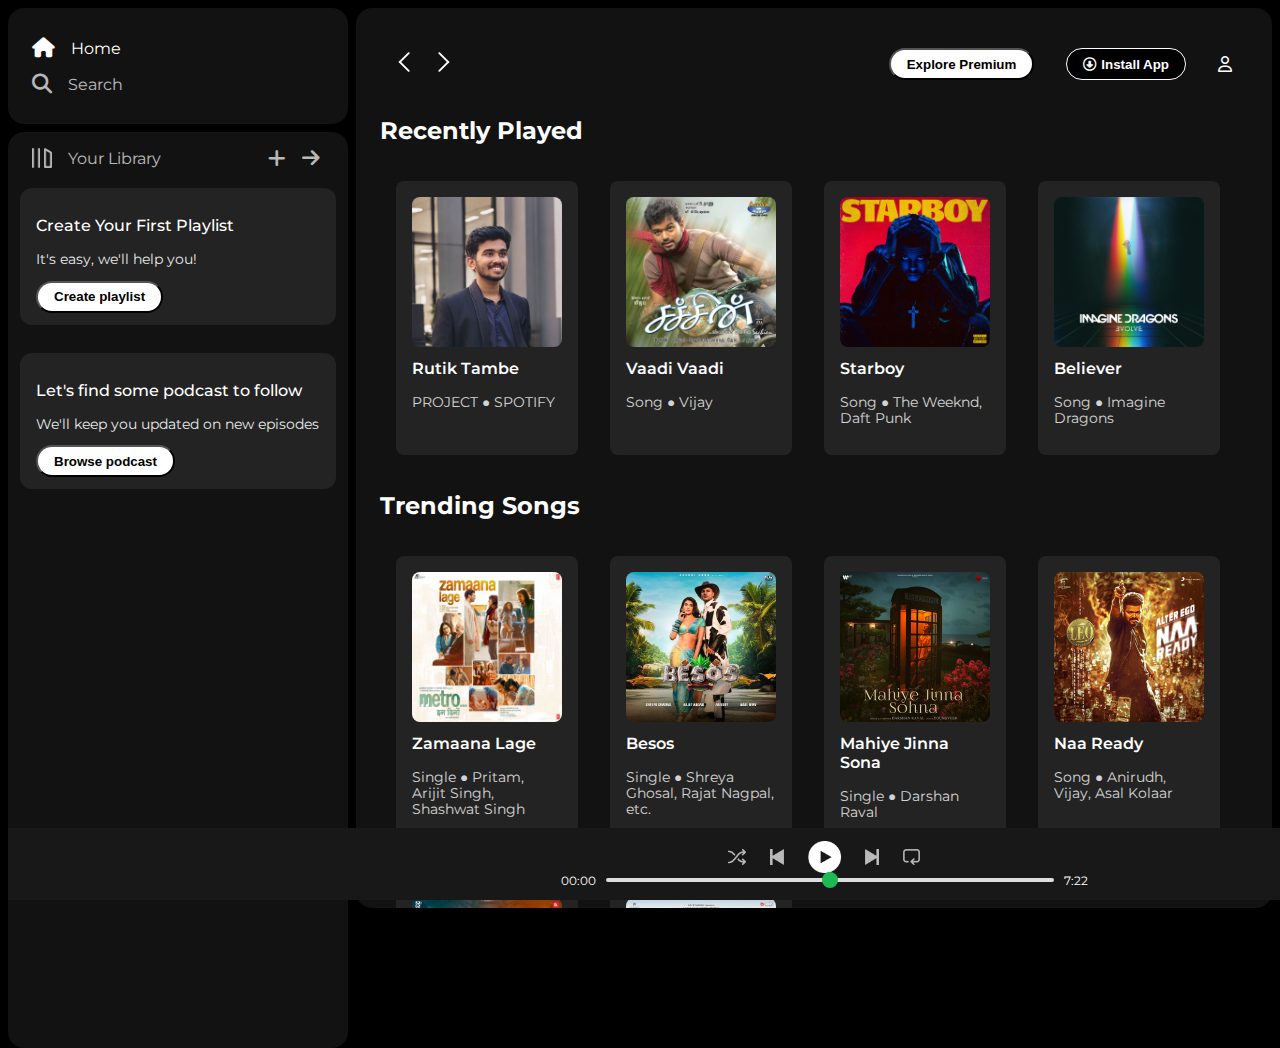
<file: index.html>
<!DOCTYPE html>
<html lang="en">
<head>
    <meta charset="UTF-8">
    <meta name="viewport" content="width=device-width, initial-scale=1.0">
    <title>Spotify - Web Player: Music for everyone</title>
    
    <link rel="icon" href="./logo.png">
    <link rel="stylesheet" href="https://cdnjs.cloudflare.com/ajax/libs/font-awesome/6.7.2/css/all.min.css" integrity="sha512-Evv84Mr4kqVGRNSgIGL/F/aIDqQb7xQ2vcrdIwxfjThSH8CSR7PBEakCr51Ck+w+/U6swU2Im1vVX0SVk9ABhg==" crossorigin="anonymous" referrerpolicy="no-referrer" />
    <link rel="preconnect" href="https://fonts.googleapis.com">
    <link rel="preconnect" href="https://fonts.gstatic.com" crossorigin>
    <link href="https://fonts.googleapis.com/css2?family=Montserrat:wght@300;400;500;600;700&display=swap" rel="stylesheet">
    <link rel="stylesheet" href="style.css">
</head>
<body>
    <div class="main">
        <div class="sidebar">
            <div class="nav">
                <div class="nav-option" style="opacity: 1;">
                    <i class="fa-solid fa-house"></i>
                    <a href="#">Home</a>
                </div>
                <div class="nav-option">
                    <i class="fa-solid fa-magnifying-glass"></i>
                    <a href="#">Search</a>
                </div>
            </div>
            <div class="library">
                <div class="options">
                    <div class="lib-option nav-option">
                        <img src="./library_icon.png">
                        <a href="#">Your Library</a>
                    </div>
                    <div class="icons">
                        <i class="fa-solid fa-plus"></i>
                        <i class="fa-solid fa-arrow-right"></i>
                    </div>
                </div>
                <div class="boxes">
                    <div class="box">
                        <p class="box-p1">Create Your First Playlist</p>
                        <p class="box-p2">It's easy, we'll help you!</p>
                        <button class="badge">Create playlist</button>
                    </div>
                    <div class="box">
                        <p class="box-p1">Let's find some podcast to follow</p>
                        <p class="box-p2">We'll keep you updated on new episodes</p>
                        <button class="badge">Browse podcast</button>
                    </div>
                </div>
            </div>
        </div>

        <div class="main-content">
            <div class="sticky-nav">
                <div class="sticky-nav-icons">
                    <img src="./backward_icon copy.png">
                    <img src="./forward_icon.png">
                </div>
                <div class="sticky-nav-options">
                    <button class="badge nav-item hide">Explore Premium</button>
                    <button class="badge nav-item dark-badge">
                        <i class="fa-regular fa-circle-down" style="margin-right: 5px;"></i>Install App
                    </button>
                    <i class="fa-regular fa-user nav-item"></i>
                </div>
            </div>

            <h2>Recently Played</h2>
            <div class="cards-container">
                <div class="card">
                    <img src="./card16img.jpeg" class="card-image">
                    <div class="play-button">
                        <i class="fa-solid fa-play"></i>
                    </div>
                    <p class="card-title">Rutik Tambe</p>
                    <p class="card-info">PROJECT ● SPOTIFY</p>
                </div>
                <div class="card">
                    <img src="./card1img.jpeg" class="card-image">
                    <div class="play-button">
                        <i class="fa-solid fa-play"></i>
                    </div>
                    <p class="card-title">Vaadi Vaadi</p>
                    <p class="card-info">Song ● Vijay</p>
                </div>
                <div class="card">
                    <img src="./card3img.jpeg" class="card-image">
                    <div class="play-button">
                        <i class="fa-solid fa-play"></i>
                    </div>
                    <p class="card-title">Starboy</p>
                    <p class="card-info">Song ● The Weeknd, Daft Punk</p>
                </div>
                <div class="card">
                    <img src="./card8img.jpeg" class="card-image">
                    <div class="play-button">
                        <i class="fa-solid fa-play"></i>
                    </div>
                    <p class="card-title">Believer</p>
                    <p class="card-info">Song ● Imagine Dragons</p>
                </div>
            </div>

            <h2>Trending Songs</h2>
            <div class="cards-container">
                <div class="card">
                    <img src="./card10img.jpeg" class="card-image">
                    <div class="play-button"><i class="fa-solid fa-play"></i></div>
                    <p class="card-title">Zamaana Lage</p>
                    <p class="card-info">Single ● Pritam, Arijit Singh, Shashwat Singh</p>
                </div>
                <div class="card">
                    <img src="./card11img.jpeg" class="card-image">
                    <div class="play-button"><i class="fa-solid fa-play"></i></div>
                    <p class="card-title">Besos</p>
                    <p class="card-info">Single ● Shreya Ghosal, Rajat Nagpal, etc.</p>
                </div>
                <div class="card">
                    <img src="./card2img.jpeg" class="card-image">
                    <div class="play-button"><i class="fa-solid fa-play"></i></div>
                    <p class="card-title">Mahiye Jinna Sona</p>
                    <p class="card-info">Single ● Darshan Raval</p>
                </div>
                <div class="card">
                    <img src="./card4img.jpeg" class="card-image">
                    <div class="play-button"><i class="fa-solid fa-play"></i></div>
                    <p class="card-title">Naa Ready</p>
                    <p class="card-info">Song ● Anirudh, Vijay, Asal Kolaar</p>
                </div>
                <div class="card">
                    <img src="./card7img.jpeg" class="card-image">
                    <div class="play-button"><i class="fa-solid fa-play"></i></div>
                    <p class="card-title">Shaky</p>
                    <p class="card-info">Song ● Sanju Rathod, G-SPXRK</p>
                </div>
                <div class="card">
                    <img src="./card9img.jpeg" class="card-image">
                    <div class="play-button"><i class="fa-solid fa-play"></i></div>
                    <p class="card-title">Sajni</p>
                    <p class="card-info">Song ● Ram Sampath</p>
                </div>
            </div>


            <h2>Popular Radio</h2>
            <div class="cards-container">
                <div class="card">
                    <img src="./card12img.jpeg" class="card-image">
                    <div class="play-button"><i class="fa-solid fa-play"></i></div>
                    <p class="card-info">With Sachin-Jigar, Atif Aslam, Sachet Tandon and more</p>
                </div>
                <div class="card">
                    <img src="./card13img.jpeg" class="card-image">
                    <div class="play-button"><i class="fa-solid fa-play"></i></div>
                    <p class="card-info">With Pritam, Mustafa Zahid, Atif Aslam and more</p>
                </div>
                <div class="card">
                    <img src="./card14img.jpeg" class="card-image">
                    <div class="play-button"><i class="fa-solid fa-play"></i></div>
                    <p class="card-info">With Harris Jayaraj, Hiphop Tamizha and more</p>
                </div>
                <div class="card">
                    <img src="./card15img.jpeg" class="card-image">
                    <div class="play-button"><i class="fa-solid fa-play"></i></div>
                    <p class="card-info">With A.R. Rahman, Salim–Sulaiman and more</p>
                </div>
            </div>


            <h2>Featured Charts</h2>
            <div class="cards-container">
                <div class="card">
                    <img src="./card5img.jpeg" class="card-image">
                    <div class="play-button"><i class="fa-solid fa-play"></i></div>
                    <p class="card-title">Top Songs - Global</p>
                    <p class="card-info">Your daily updates of the most played...</p>
                </div>
                <div class="card">
                    <img src="./card6img.jpeg" class="card-image">
                    <div class="play-button"><i class="fa-solid fa-play"></i></div>
                    <p class="card-title">Top Songs - India</p>
                    <p class="card-info">Your daily updates of the most played...</p>
                </div>
            </div>

            <div class="footer">
                <div class="line"></div>
            </div>
        </div>


        <div class="music-player">
            <div class="album"></div>
            <div class="player">
                <div class="player-controls">
                    <img src="./player_icon1.png" class="player-control-icon">
                    <img src="./player_icon2.png" class="player-control-icon">
                    <img src="./player_icon3.png" class="player-control-icon" style="opacity: 1; height: 2rem;">
                    <img src="./player_icon4.png" class="player-control-icon">
                    <img src="./player_icon5.png" class="player-control-icon">
                </div>
                <div class="playback-bar">
                    <span class="curr-time">00:00</span>
                    <input type="range" min="0" max="100" class="progress-bar" step="1">
                    <span class="tot-time">7:22</span>
                </div>
            </div>
            <div class="control"></div>
        </div>
    </div>
</body>
</html>
</file>
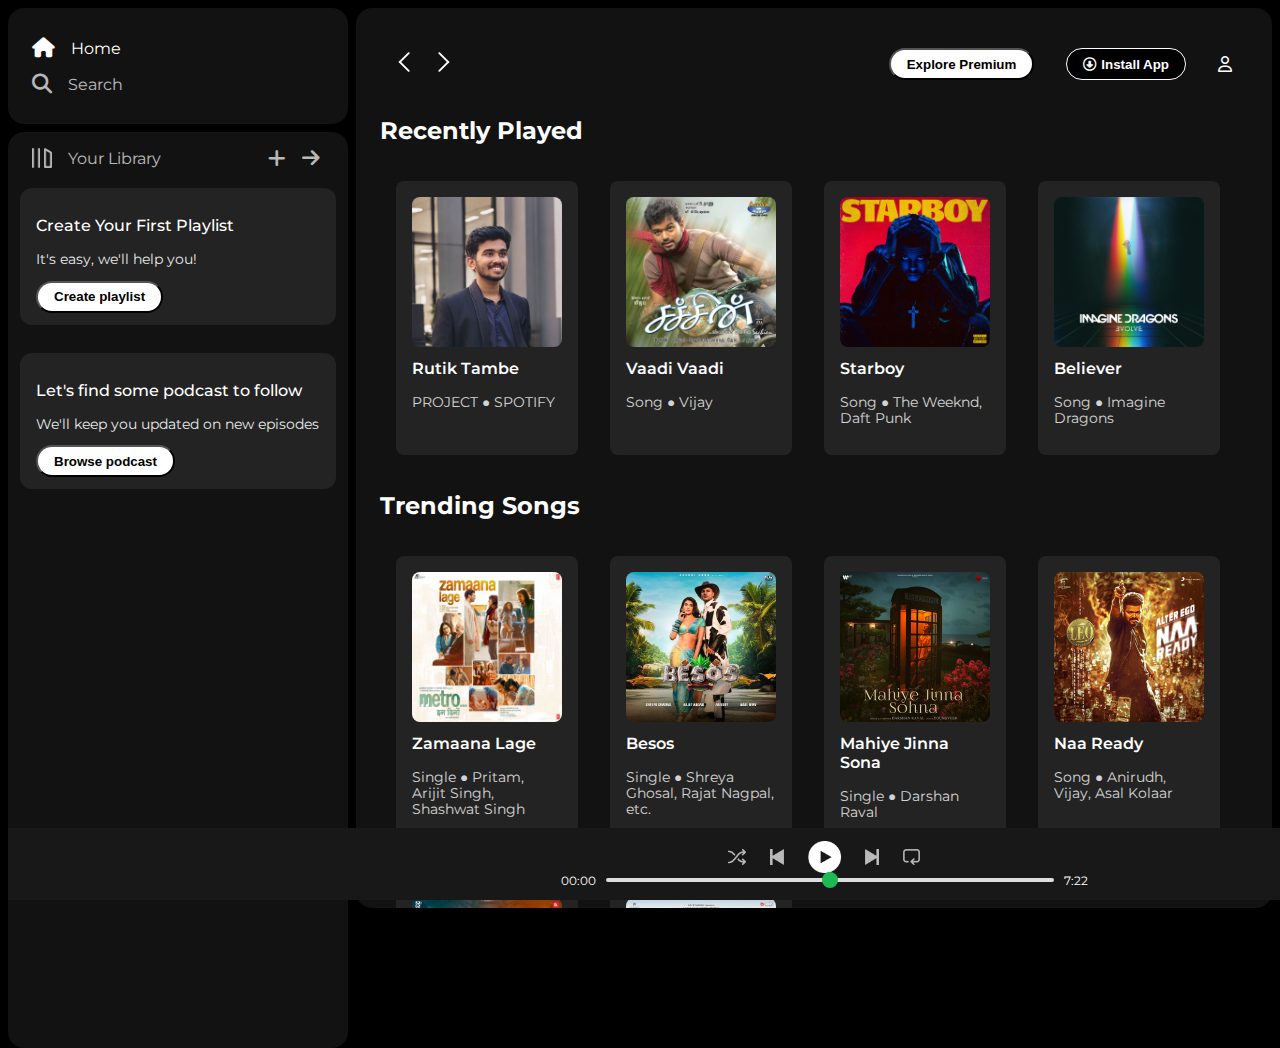
<file: spotify.html>
<!DOCTYPE html>
<html lang="en">
<head>
    <meta charset="UTF-8">
    <meta name="viewport" content="width=device-width, initial-scale=1.0">
    <title>Spotify - Web Player: Music for everyone</title>
    
    <link rel="icon" href="./logo.png">
    <link rel="stylesheet" href="https://cdnjs.cloudflare.com/ajax/libs/font-awesome/6.7.2/css/all.min.css" integrity="sha512-Evv84Mr4kqVGRNSgIGL/F/aIDqQb7xQ2vcrdIwxfjThSH8CSR7PBEakCr51Ck+w+/U6swU2Im1vVX0SVk9ABhg==" crossorigin="anonymous" referrerpolicy="no-referrer" />
    <link rel="preconnect" href="https://fonts.googleapis.com">
    <link rel="preconnect" href="https://fonts.gstatic.com" crossorigin>
    <link href="https://fonts.googleapis.com/css2?family=Montserrat:wght@300;400;500;600;700&display=swap" rel="stylesheet">
    <link rel="stylesheet" href="style.css">
</head>
<body>
    <div class="main">
        <div class="sidebar">
            <div class="nav">
                <div class="nav-option" style="opacity: 1;">
                    <i class="fa-solid fa-house"></i>
                    <a href="#">Home</a>
                </div>
                <div class="nav-option">
                    <i class="fa-solid fa-magnifying-glass"></i>
                    <a href="#">Search</a>
                </div>
            </div>
            <div class="library">
                <div class="options">
                    <div class="lib-option nav-option">
                        <img src="./library_icon.png">
                        <a href="#">Your Library</a>
                    </div>
                    <div class="icons">
                        <i class="fa-solid fa-plus"></i>
                        <i class="fa-solid fa-arrow-right"></i>
                    </div>
                </div>
                <div class="boxes">
                    <div class="box">
                        <p class="box-p1">Create Your First Playlist</p>
                        <p class="box-p2">It's easy, we'll help you!</p>
                        <button class="badge">Create playlist</button>
                    </div>
                    <div class="box">
                        <p class="box-p1">Let's find some podcast to follow</p>
                        <p class="box-p2">We'll keep you updated on new episodes</p>
                        <button class="badge">Browse podcast</button>
                    </div>
                </div>
            </div>
        </div>

        <div class="main-content">
            <div class="sticky-nav">
                <div class="sticky-nav-icons">
                    <img src="./backward_icon copy.png">
                    <img src="./forward_icon.png">
                </div>
                <div class="sticky-nav-options">
                    <button class="badge nav-item hide">Explore Premium</button>
                    <button class="badge nav-item dark-badge">
                        <i class="fa-regular fa-circle-down" style="margin-right: 5px;"></i>Install App
                    </button>
                    <i class="fa-regular fa-user nav-item"></i>
                </div>
            </div>

            <h2>Recently Played</h2>
            <div class="cards-container">
                <div class="card">
                    <img src="./card16img.jpeg" class="card-image">
                    <div class="play-button">
                        <i class="fa-solid fa-play"></i>
                    </div>
                    <p class="card-title">Rutik Tambe</p>
                    <p class="card-info">PROJECT ● SPOTIFY</p>
                </div>
                <div class="card">
                    <img src="./card1img.jpeg" class="card-image">
                    <div class="play-button">
                        <i class="fa-solid fa-play"></i>
                    </div>
                    <p class="card-title">Vaadi Vaadi</p>
                    <p class="card-info">Song ● Vijay</p>
                </div>
                <div class="card">
                    <img src="./card3img.jpeg" class="card-image">
                    <div class="play-button">
                        <i class="fa-solid fa-play"></i>
                    </div>
                    <p class="card-title">Starboy</p>
                    <p class="card-info">Song ● The Weeknd, Daft Punk</p>
                </div>
                <div class="card">
                    <img src="./card8img.jpeg" class="card-image">
                    <div class="play-button">
                        <i class="fa-solid fa-play"></i>
                    </div>
                    <p class="card-title">Believer</p>
                    <p class="card-info">Song ● Imagine Dragons</p>
                </div>
            </div>

            <h2>Trending Songs</h2>
            <div class="cards-container">
                <div class="card">
                    <img src="./card10img.jpeg" class="card-image">
                    <div class="play-button"><i class="fa-solid fa-play"></i></div>
                    <p class="card-title">Zamaana Lage</p>
                    <p class="card-info">Single ● Pritam, Arijit Singh, Shashwat Singh</p>
                </div>
                <div class="card">
                    <img src="./card11img.jpeg" class="card-image">
                    <div class="play-button"><i class="fa-solid fa-play"></i></div>
                    <p class="card-title">Besos</p>
                    <p class="card-info">Single ● Shreya Ghosal, Rajat Nagpal, etc.</p>
                </div>
                <div class="card">
                    <img src="./card2img.jpeg" class="card-image">
                    <div class="play-button"><i class="fa-solid fa-play"></i></div>
                    <p class="card-title">Mahiye Jinna Sona</p>
                    <p class="card-info">Single ● Darshan Raval</p>
                </div>
                <div class="card">
                    <img src="./card4img.jpeg" class="card-image">
                    <div class="play-button"><i class="fa-solid fa-play"></i></div>
                    <p class="card-title">Naa Ready</p>
                    <p class="card-info">Song ● Anirudh, Vijay, Asal Kolaar</p>
                </div>
                <div class="card">
                    <img src="./card7img.jpeg" class="card-image">
                    <div class="play-button"><i class="fa-solid fa-play"></i></div>
                    <p class="card-title">Shaky</p>
                    <p class="card-info">Song ● Sanju Rathod, G-SPXRK</p>
                </div>
                <div class="card">
                    <img src="./card9img.jpeg" class="card-image">
                    <div class="play-button"><i class="fa-solid fa-play"></i></div>
                    <p class="card-title">Sajni</p>
                    <p class="card-info">Song ● Ram Sampath</p>
                </div>
            </div>


            <h2>Popular Radio</h2>
            <div class="cards-container">
                <div class="card">
                    <img src="./card12img.jpeg" class="card-image">
                    <div class="play-button"><i class="fa-solid fa-play"></i></div>
                    <p class="card-info">With Sachin-Jigar, Atif Aslam, Sachet Tandon and more</p>
                </div>
                <div class="card">
                    <img src="./card13img.jpeg" class="card-image">
                    <div class="play-button"><i class="fa-solid fa-play"></i></div>
                    <p class="card-info">With Pritam, Mustafa Zahid, Atif Aslam and more</p>
                </div>
                <div class="card">
                    <img src="./card14img.jpeg" class="card-image">
                    <div class="play-button"><i class="fa-solid fa-play"></i></div>
                    <p class="card-info">With Harris Jayaraj, Hiphop Tamizha and more</p>
                </div>
                <div class="card">
                    <img src="./card15img.jpeg" class="card-image">
                    <div class="play-button"><i class="fa-solid fa-play"></i></div>
                    <p class="card-info">With A.R. Rahman, Salim–Sulaiman and more</p>
                </div>
            </div>


            <h2>Featured Charts</h2>
            <div class="cards-container">
                <div class="card">
                    <img src="./card5img.jpeg" class="card-image">
                    <div class="play-button"><i class="fa-solid fa-play"></i></div>
                    <p class="card-title">Top Songs - Global</p>
                    <p class="card-info">Your daily updates of the most played...</p>
                </div>
                <div class="card">
                    <img src="./card6img.jpeg" class="card-image">
                    <div class="play-button"><i class="fa-solid fa-play"></i></div>
                    <p class="card-title">Top Songs - India</p>
                    <p class="card-info">Your daily updates of the most played...</p>
                </div>
            </div>

            <div class="footer">
                <div class="line"></div>
            </div>
        </div>


        <div class="music-player">
            <div class="album"></div>
            <div class="player">
                <div class="player-controls">
                    <img src="./player_icon1.png" class="player-control-icon">
                    <img src="./player_icon2.png" class="player-control-icon">
                    <img src="./player_icon3.png" class="player-control-icon" style="opacity: 1; height: 2rem;">
                    <img src="./player_icon4.png" class="player-control-icon">
                    <img src="./player_icon5.png" class="player-control-icon">
                </div>
                <div class="playback-bar">
                    <span class="curr-time">00:00</span>
                    <input type="range" min="0" max="100" class="progress-bar" step="1">
                    <span class="tot-time">7:22</span>
                </div>
            </div>
            <div class="control"></div>
        </div>
    </div>
</body>
</html>
</file>
<file: style.css>
body {
    font-family: 'Montserrat', sans-serif;
    margin: 0;
    background-color: #000;
    color: #fff;
    overflow: hidden;
}

a {
    text-decoration: none;
    color: white;
}

.main {
    display: flex;
    height: 100vh;
    padding: 0.5rem;
}

.sidebar {
    width: 340px;
    border-radius: 1rem;
    background-color: #000;
    margin-right: 0.5rem;
}

.main-content {
    background-color: #121212;
    flex: 1;
    border-radius: 1rem;
    overflow-y: auto;
    padding: 1.5rem;
    scrollbar-width: none;
}

.sticky-nav {
    position: sticky;
    top: 0;
    z-index: 10;
    background-color: #121212;
    display: flex;
    justify-content: space-between;
    align-items: center;
    padding: 1rem 0;
}

.sticky-nav-icons img {
    margin-left: 0.75rem;
    cursor: pointer;
}

.sticky-nav-options {
    display: flex;
    align-items: center;
}

.nav-item {
    margin: 0 1rem;
}

.badge {
    background-color: white;
    color: black;
    font-weight: 700;
    border-radius: 100px;
    padding: 0.25rem 1rem;
    height: 2rem;
    transition: all 0.3s ease;
}

.badge:hover {
    transform: scale(1.05);
}

.dark-badge {
    background-color: #000;
    color: #fff;
    border: 1px solid #fff;
}

@media (max-width: 1000px) {
    .hide {
        display: none;
    }
}

.nav {
    background-color: #121212;
    border-radius: 1rem;
    display: flex;
    flex-direction: column;
    justify-content: center;
    height: 100px;
    padding: 0.5rem 0.75rem;
}

.nav-option {
    display: flex;
    align-items: center;
    padding: 0.5rem 0.75rem;
    opacity: 0.7;
    transition: all 0.2s ease;
}

.nav-option:hover {
    opacity: 1;
    background-color: #2a2a2a;
    border-radius: 0.5rem;
}

.nav-option i {
    font-size: 1.25rem;
}

.nav-option a {
    font-size: 1rem;
    margin-left: 1rem;
}

.library {
    background-color: #121212;
    border-radius: 1rem;
    height: 100%;
    margin-top: 0.5rem;
    padding: 0.5rem 0.75rem;
}

.options {
    display: flex;
    justify-content: space-between;
    align-items: center;
}

.lib-option img {
    height: 1.25rem;
    width: 1.25rem;
}

.icons {
    font-size: 1.25rem;
    display: flex;
}

.icons i {
    opacity: 0.7;
    margin-right: 1rem;
    cursor: pointer;
    transition: opacity 0.2s ease;
}

.icons i:hover {
    opacity: 1;
}

.box {
    background-color: #232323;
    border-radius: 0.75rem;
    margin: 0.75rem 0 1.75rem;
    padding: 0.75rem 1rem;
    transition: background-color 0.3s;
}

.box:hover {
    background-color: #2a2a2a;
}

.box-p1 {
    font-size: 1rem;
    font-weight: 500;
}

.box-p2 {
    font-size: 0.85rem;
    opacity: 0.9;
}

.cards-container, .cards-image-container {
    display: flex;
    flex-wrap: wrap;
}

.card {
    background-color: #232323;
    width: 150px;
    border-radius: 0.5rem;
    padding: 1rem;
    margin: 1rem;
    position: relative;
    transition: all 0.3s ease;
    cursor: pointer;
}

.card:hover {
    background-color: #2a2a2a;
    transform: scale(1.05);
}

.card-image {
    width: 100%;
    border-radius: 0.5rem;
}

.card-title {
    font-weight: 600;
    margin-top: 0.5rem;
}

.card-info {
    font-size: 0.85rem;
    opacity: 0.8;
}

.play-button {
    position: absolute;
    bottom: 90px;
    right: 20px;
    background-color: #1db954;
    height: 40px;
    width: 40px;
    border-radius: 50%;
    display: flex;
    justify-content: center;
    align-items: center;
    opacity: 0;
    transition: opacity 0.3s ease, transform 0.3s ease;
}

.card:hover .play-button {
    opacity: 1;
    transform: translateY(-10px);
}

.play-button i {
    color: #000;
    font-size: 1.2rem;
}


.footer {
    height: 300px;
    display: flex;
    align-items: center;
    justify-content: center;
}

.line {
    width: 90%;
    border-top: 1px solid white;
    opacity: 0.4;
}


.music-player {
    background-color: #181818;
    position: fixed;
    bottom: 0;
    width: 100%;
    height: 72px;
    display: flex;
    justify-content: space-between;
    align-items: center;
    padding: 0 1rem;
    z-index: 100;
}

.album {
    width: 25%;
}

.player {
    width: 50%;
}

.controls {
    width: 25%;
}

.player-controls {
    display: flex;
    justify-content: center;
    align-items: center;
}

.player-control-icon {
    height: 1rem;
    margin: 0 0.75rem;
    opacity: 0.7;
    cursor: pointer;
    transition: opacity 0.2s ease;
}

.player-control-icon:hover {
    opacity: 1;
}

.playback-bar {
    display: flex;
    justify-content: center;
    align-items: center;
}

.curr-time, .tot-time {
    font-size: 0.75rem;
    margin: 0 0.5rem;
}

.progress-bar {
    width: 70%;
    appearance: none;
    background-color: transparent;
    cursor: pointer;
}

.progress-bar::-webkit-slider-runnable-track {
    background-color: #ddd;
    border-radius: 100px;
    height: 0.2rem;
}

.progress-bar::-webkit-slider-thumb {
    appearance: none;
    height: 1rem;
    width: 1rem;
    background-color: #1db954;
    border-radius: 50%;
    margin-top: -6px;
}
</file>
